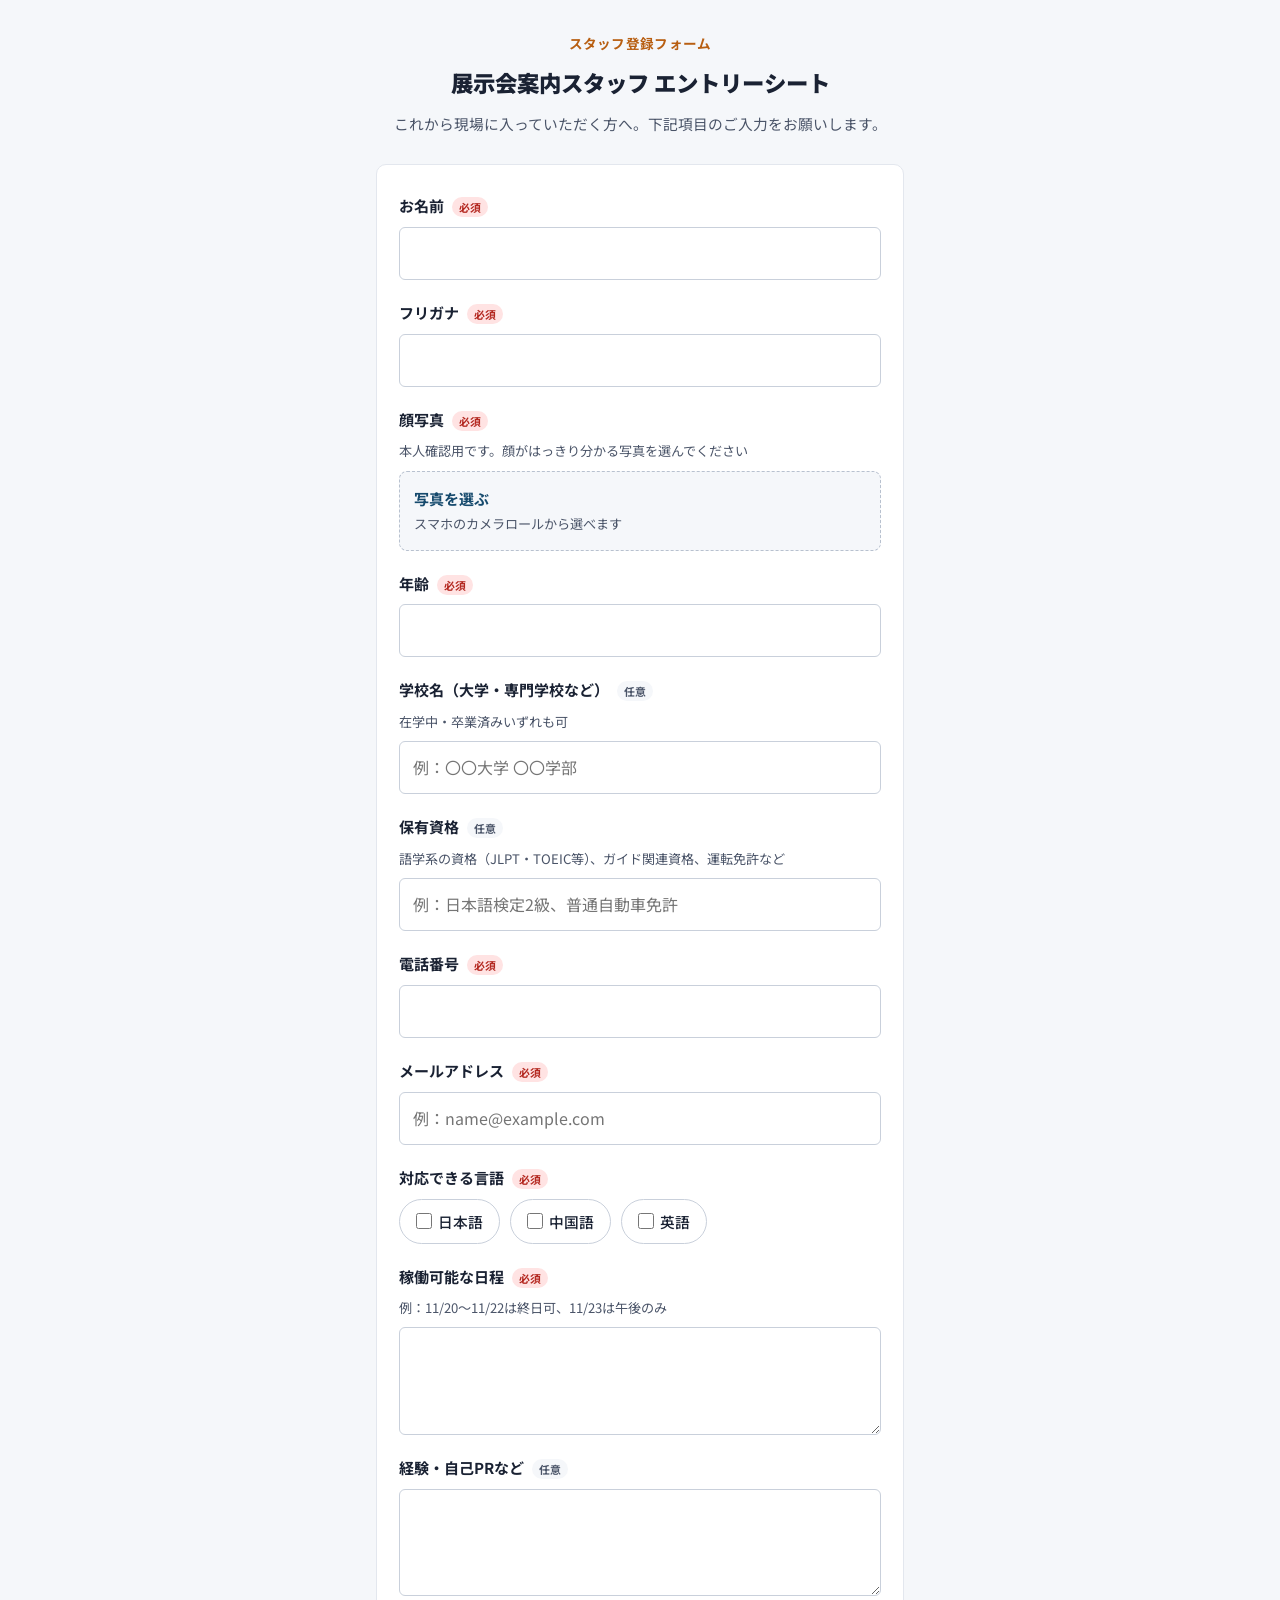
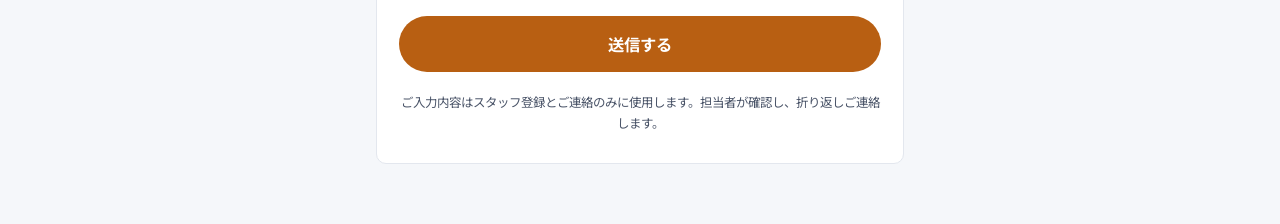
<file: entry-sheet.html>
<!DOCTYPE html>
<html lang="ja">
<head>
<meta charset="UTF-8">
<meta name="viewport" content="width=device-width, initial-scale=1.0">
<title>スタッフ登録エントリーシート</title>
<link rel="preconnect" href="https://fonts.googleapis.com">
<link rel="preconnect" href="https://fonts.gstatic.com" crossorigin>
<link href="https://fonts.googleapis.com/css2?family=Noto+Sans+JP:wght@400;500;700;900&display=swap" rel="stylesheet">
<style>
:root {
  --ink: #1a2233;
  --ink-soft: #4a5468;
  --bg-soft: #f5f7fa;
  --line: #e3e7ee;
  --primary: #1e5f8c;
  --primary-dark: #164a6d;
  --accent: #b85f12;
  --accent-dark: #9c4f0d;
  --danger: #b3261e;
  --radius: 10px;
}
* { box-sizing: border-box; }
body {
  margin: 0;
  font-family: "Noto Sans JP", "Hiragino Sans", "Yu Gothic", sans-serif;
  color: var(--ink);
  background: var(--bg-soft);
  line-height: 1.7;
  -webkit-font-smoothing: antialiased;
}
.wrap { max-width: 560px; margin: 0 auto; padding: 32px 16px 60px; }
header { text-align: center; margin-bottom: 28px; }
header .eyebrow {
  color: var(--accent);
  font-weight: 700;
  font-size: 0.85rem;
  letter-spacing: .02em;
  margin: 0 0 8px;
}
header h1 { font-size: 1.4rem; font-weight: 900; margin: 0 0 10px; text-wrap: balance; }
header p { color: var(--ink-soft); font-size: 0.92rem; margin: 0; }
form, .done {
  background: #fff;
  border-radius: var(--radius);
  border: 1px solid var(--line);
  padding: 28px 22px;
}
form { display: flex; flex-direction: column; gap: 20px; }
label, fieldset {
  display: flex;
  flex-direction: column;
  gap: 8px;
  font-weight: 700;
  font-size: 0.94rem;
  border: 0;
  margin: 0;
  padding: 0;
  min-width: 0;
}
legend { padding: 0; margin-bottom: 8px; font-weight: 700; }
.required, .optional {
  font-size: 0.68rem;
  font-weight: 700;
  padding: 2px 7px;
  border-radius: 999px;
  margin-left: 8px;
  white-space: nowrap;
}
.required { background: #ffe3e3; color: var(--danger); }
.optional { background: var(--bg-soft); color: var(--ink-soft); }
input[type="text"], input[type="tel"], input[type="email"], input[type="number"], textarea {
  border: 1px solid #c9d0db;
  border-radius: 6px;
  padding: 12px 13px;
  font: inherit;
  font-weight: 400;
  font-size: 1rem;
  color: var(--ink);
  width: 100%;
  background: #fff;
}
input:focus-visible, textarea:focus-visible, button:focus-visible, .photo-pick:focus-within {
  outline: 2px solid var(--primary);
  outline-offset: 1px;
}
.hint { font-weight: 400; color: var(--ink-soft); font-size: 0.82rem; }

.photo-field { display: flex; flex-direction: column; gap: 8px; }
.photo-title { font-weight: 700; font-size: 0.94rem; }
.photo-pick {
  position: relative;
  flex-direction: row;
  align-items: center;
  gap: 14px;
  border: 1.5px dashed #b8c1cf;
  border-radius: 8px;
  padding: 14px;
  cursor: pointer;
  background: var(--bg-soft);
  font-weight: 500;
}
.photo-pick input {
  position: absolute;
  width: 1px;
  height: 1px;
  opacity: 0;
}
.photo-thumb {
  width: 72px;
  height: 72px;
  flex-shrink: 0;
  border-radius: 6px;
  background: #e6eaf0;
  object-fit: cover;
  display: block;
}
.photo-thumb[hidden] { display: none; }
.photo-text { display: flex; flex-direction: column; gap: 2px; min-width: 0; }
.photo-action { color: var(--primary-dark); font-weight: 700; }
.photo-name { color: var(--ink-soft); font-size: 0.82rem; overflow-wrap: anywhere; font-weight: 400; }

.checkbox-row { display: flex; flex-wrap: wrap; gap: 10px; }
.checkbox-row label {
  flex-direction: row;
  align-items: center;
  gap: 6px;
  font-weight: 500;
  border: 1px solid #c9d0db;
  border-radius: 999px;
  padding: 9px 16px;
  cursor: pointer;
  font-size: 0.92rem;
}
.checkbox-row input { width: 16px; height: 16px; margin: 0; }
.checkbox-row label:has(input:checked) { border-color: var(--primary); background: #e9f2f8; }

.nowrap { display: inline-block; }
.trap { position: absolute; left: -9999px; }
.error {
  color: var(--danger);
  background: #fdecea;
  border-radius: 6px;
  padding: 10px 12px;
  font-size: 0.88rem;
  margin: 0;
}
.error[hidden], .done[hidden], form[hidden] { display: none; }
button {
  background: var(--accent);
  color: #fff;
  border: none;
  border-radius: 999px;
  padding: 16px;
  font-size: 1.02rem;
  font-weight: 700;
  font-family: inherit;
  cursor: pointer;
}
button:hover { background: var(--accent-dark); }
button:disabled { opacity: .65; cursor: wait; }
.note { text-align: center; color: var(--ink-soft); font-size: 0.78rem; margin: 0; }
.done { text-align: center; }
.done h2 { margin: 0 0 8px; font-size: 1.2rem; }
.done p { margin: 0; color: var(--ink-soft); font-size: 0.92rem; }
</style>
</head>
<body>
<div class="wrap">
  <header>
    <p class="eyebrow">スタッフ登録フォーム</p>
    <h1><span class="nowrap">展示会案内スタッフ</span> <span class="nowrap">エントリーシート</span></h1>
    <p>これから現場に入っていただく方へ。下記項目のご入力をお願いします。</p>
  </header>

  <form id="entry" novalidate>
    <label>
      <span>お名前<span class="required">必須</span></span>
      <input type="text" name="name" autocomplete="name" required>
    </label>

    <label>
      <span>フリガナ<span class="required">必須</span></span>
      <input type="text" name="nameKana" required>
    </label>

    <div class="photo-field">
      <span class="photo-title">顔写真<span class="required">必須</span></span>
      <span class="hint">本人確認用です。顔がはっきり分かる写真を選んでください</span>
      <label class="photo-pick">
        <input type="file" id="photo" accept="image/*" aria-label="顔写真を選ぶ" required>
        <img class="photo-thumb" id="thumb" alt="選んだ写真のプレビュー" hidden>
        <span class="photo-text">
          <span class="photo-action" id="photoAction">写真を選ぶ</span>
          <span class="photo-name" id="photoName">スマホのカメラロールから選べます</span>
        </span>
      </label>
    </div>

    <label>
      <span>年齢<span class="required">必須</span></span>
      <input type="number" name="age" min="16" max="99" inputmode="numeric" required>
    </label>

    <label>
      <span>学校名（大学・専門学校など）<span class="optional">任意</span></span>
      <span class="hint">在学中・卒業済みいずれも可</span>
      <input type="text" name="school" placeholder="例：〇〇大学 〇〇学部">
    </label>

    <label>
      <span>保有資格<span class="optional">任意</span></span>
      <span class="hint">語学系の資格（JLPT・TOEIC等）、ガイド関連資格、運転免許など</span>
      <input type="text" name="qualifications" placeholder="例：日本語検定2級、普通自動車免許">
    </label>

    <label>
      <span>電話番号<span class="required">必須</span></span>
      <input type="tel" name="phone" autocomplete="tel" required>
    </label>

    <label>
      <span>メールアドレス<span class="required">必須</span></span>
      <input type="email" name="email" autocomplete="email" inputmode="email" placeholder="例：name@example.com" required>
    </label>

    <fieldset>
      <legend>対応できる言語<span class="required">必須</span></legend>
      <div class="checkbox-row">
        <label><input type="checkbox" name="language" value="日本語">日本語</label>
        <label><input type="checkbox" name="language" value="中国語">中国語</label>
        <label><input type="checkbox" name="language" value="英語">英語</label>
      </div>
    </fieldset>

    <label>
      <span>稼働可能な日程<span class="required">必須</span></span>
      <span class="hint">例：11/20〜11/22は終日可、11/23は午後のみ</span>
      <textarea name="availableDates" rows="3" required></textarea>
    </label>

    <label>
      <span>経験・自己PRなど<span class="optional">任意</span></span>
      <textarea name="notes" rows="3"></textarea>
    </label>

    <label class="trap" aria-hidden="true">ウェブサイト<input type="text" name="website" tabindex="-1" autocomplete="off"></label>

    <p class="error" id="error" role="alert" hidden></p>
    <button type="submit" id="submit">送信する</button>
    <p class="note">ご入力内容はスタッフ登録とご連絡のみに使用します。担当者が確認し、折り返しご連絡します。</p>
  </form>

  <div class="done" id="done" hidden tabindex="-1">
    <h2>送信が完了しました</h2>
    <p>ありがとうございました。担当者が確認し、折り返しご連絡します。</p>
  </div>
</div>

<script>
const SCRIPT_URL = 'https://script.google.com/macros/s/AKfycbxBUHHQUdnilsEBfs93l2nBFVIBn_xurCamR3YKyxSBWsctV6fnGraz_n_Fi32qptaw/exec';
const MAX_EDGE = 1600;
const MAX_ORIGINAL_BYTES = 10 * 1024 * 1024;
const TIMEOUT_MS = 90000;

const form = document.getElementById('entry');
const photoInput = document.getElementById('photo');
const thumb = document.getElementById('thumb');
const errorBox = document.getElementById('error');
const submitButton = document.getElementById('submit');

function showError(message) {
  errorBox.textContent = message;
  errorBox.hidden = false;
  errorBox.scrollIntoView({ behavior: 'smooth', block: 'center' });
}

photoInput.addEventListener('change', () => {
  const file = photoInput.files[0];
  if (!file) return;
  thumb.onerror = () => { thumb.hidden = true; };
  thumb.src = URL.createObjectURL(file);
  thumb.hidden = false;
  document.getElementById('photoAction').textContent = '写真を選び直す';
  document.getElementById('photoName').textContent = file.name;
});

function readBase64(blob) {
  return new Promise((resolve, reject) => {
    const reader = new FileReader();
    reader.onload = () => resolve(String(reader.result).split(',')[1]);
    reader.onerror = () => reject(reader.error);
    reader.readAsDataURL(blob);
  });
}

function loadImage(file) {
  return new Promise((resolve, reject) => {
    const image = new Image();
    image.onload = () => resolve(image);
    image.onerror = reject;
    image.src = URL.createObjectURL(file);
  });
}

// スマホの大きな写真でも送れるように縮小する。縮小できない形式はそのまま送る
async function preparePhoto(file) {
  try {
    const image = await loadImage(file);
    const scale = Math.min(1, MAX_EDGE / Math.max(image.naturalWidth, image.naturalHeight));
    const canvas = document.createElement('canvas');
    canvas.width = Math.round(image.naturalWidth * scale);
    canvas.height = Math.round(image.naturalHeight * scale);
    const context = canvas.getContext('2d');
    context.fillStyle = '#fff';
    context.fillRect(0, 0, canvas.width, canvas.height);
    context.drawImage(image, 0, 0, canvas.width, canvas.height);
    const blob = await new Promise((resolve) => canvas.toBlob(resolve, 'image/jpeg', 0.85));
    if (blob) return { type: 'image/jpeg', base64: await readBase64(blob) };
  } catch (error) {
    console.warn('写真を縮小できなかったため元のファイルを送ります', error);
  }
  if (file.size > MAX_ORIGINAL_BYTES) {
    throw new Error('写真のサイズが大きすぎます。別の写真を選んでください。');
  }
  return { type: file.type || 'image/jpeg', base64: await readBase64(file) };
}

function findProblem() {
  const fields = form.elements;
  const required = [['name', 'お名前'], ['nameKana', 'フリガナ'], ['age', '年齢'], ['phone', '電話番号'], ['email', 'メールアドレス'], ['availableDates', '稼働可能な日程']];
  const missing = required.filter(([key]) => !fields[key].value.trim()).map(([, label]) => label);
  if (!photoInput.files[0]) missing.push('顔写真');
  if (!form.querySelector('input[name="language"]:checked')) missing.push('対応できる言語');
  if (missing.length) return '次の項目を入力してください：' + missing.join('、');
  if (!fields.age.checkValidity()) return '年齢は16〜99の数字で入力してください。';
  if (!fields.email.checkValidity()) return 'メールアドレスの形式を確認してください。';
  return '';
}

form.addEventListener('input', () => { errorBox.hidden = true; });

form.addEventListener('submit', async (event) => {
  event.preventDefault();
  errorBox.hidden = true;

  const problem = findProblem();
  if (problem) return showError(problem);

  submitButton.disabled = true;
  submitButton.textContent = '送信中です…';
  const controller = new AbortController();
  const timer = setTimeout(() => controller.abort(), TIMEOUT_MS);

  try {
    const fields = form.elements;
    const payload = {
      name: fields.name.value,
      nameKana: fields.nameKana.value,
      age: fields.age.value,
      school: fields.school.value,
      qualifications: fields.qualifications.value,
      phone: fields.phone.value,
      email: fields.email.value,
      languages: [...form.querySelectorAll('input[name="language"]:checked')].map((box) => box.value).join('、'),
      availableDates: fields.availableDates.value,
      notes: fields.notes.value,
      website: fields.website.value,
      photo: await preparePhoto(photoInput.files[0]),
    };
    // text/plainで送るとApps Scriptへのクロスオリジン送信でプリフライトが起きない
    const response = await fetch(SCRIPT_URL, {
      method: 'POST',
      headers: { 'Content-Type': 'text/plain;charset=utf-8' },
      body: JSON.stringify(payload),
      signal: controller.signal,
    });
    const result = await response.json();
    if (!result.ok) throw new Error(result.error || '送信できませんでした。');

    form.hidden = true;
    const done = document.getElementById('done');
    done.hidden = false;
    done.focus();
    window.scrollTo({ top: 0 });
  } catch (error) {
    const known = error instanceof Error && /[ぁ-ん]/.test(error.message);
    showError((known ? error.message : '送信できませんでした。') + ' 入力内容は残っています。通信環境を確認して、もう一度「送信する」を押してください。');
    submitButton.disabled = false;
    submitButton.textContent = '送信する';
  } finally {
    clearTimeout(timer);
  }
});
</script>
</body>
</html>
</file>
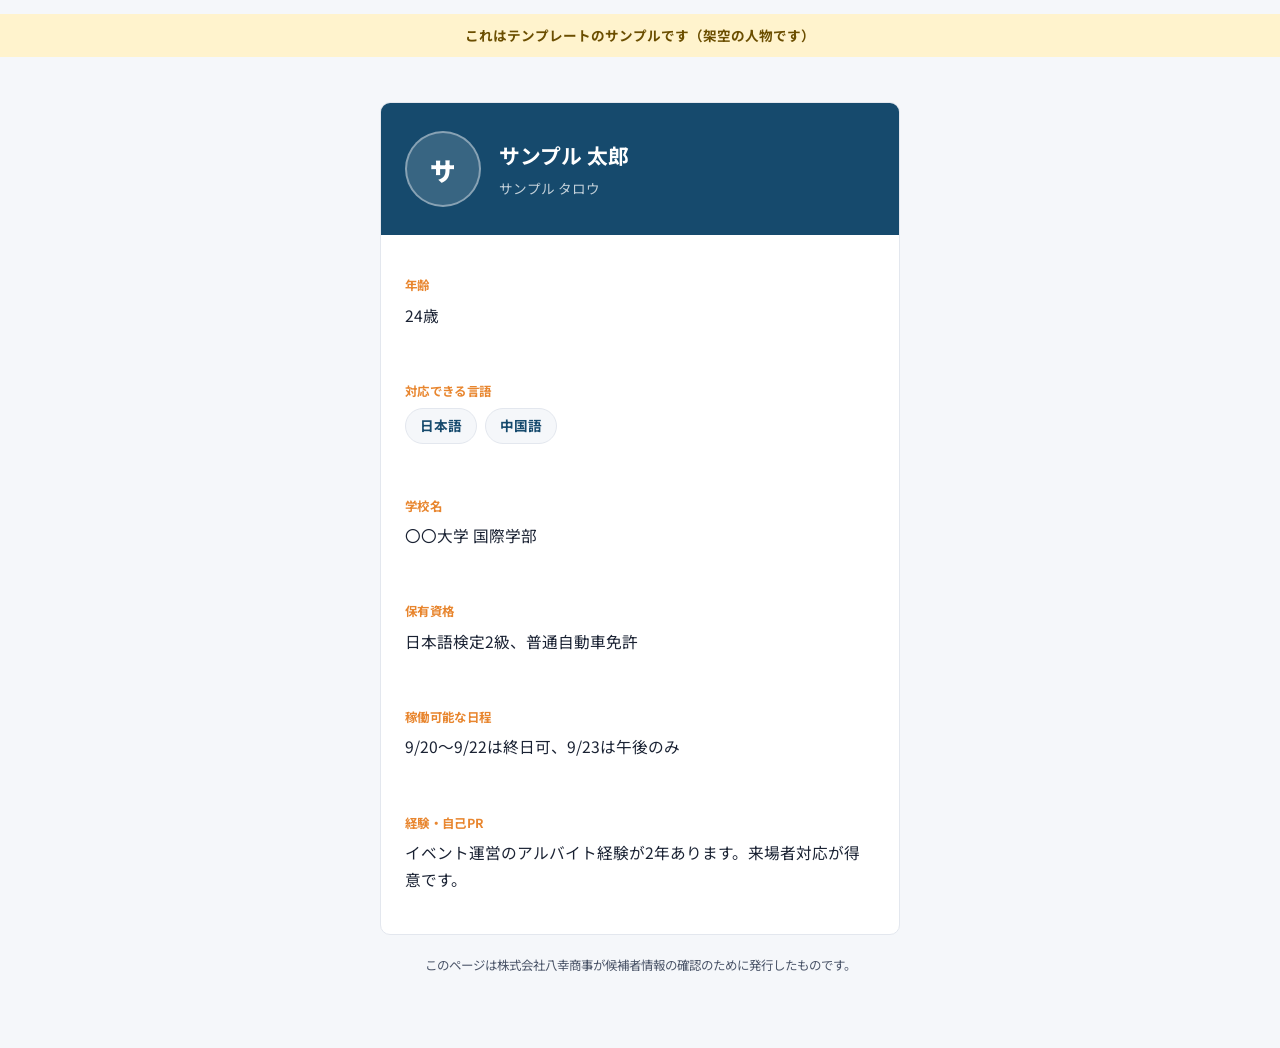
<file: candidates/_sample.html>
<!DOCTYPE html>
<html lang="ja">
<head>
<meta charset="UTF-8">
<meta name="viewport" content="width=device-width, initial-scale=1.0">
<title>候補者プロフィール（サンプル）</title>
<link rel="preconnect" href="https://fonts.googleapis.com">
<link rel="preconnect" href="https://fonts.gstatic.com" crossorigin>
<link href="https://fonts.googleapis.com/css2?family=Noto+Sans+JP:wght@400;500;700;900&display=swap" rel="stylesheet">
<style>
:root {
  --ink: #1a2233;
  --ink-soft: #4a5468;
  --bg-soft: #f5f7fa;
  --line: #e3e7ee;
  --primary: #1e5f8c;
  --primary-dark: #164a6d;
  --accent: #e8862f;
  --radius: 10px;
}
* { box-sizing: border-box; }
body {
  margin: 0;
  font-family: "Noto Sans JP", "Hiragino Sans", "Yu Gothic", sans-serif;
  color: var(--ink);
  background: var(--bg-soft);
  line-height: 1.7;
  -webkit-font-smoothing: antialiased;
}
.sample-banner {
  background: #fff3cd;
  color: #6b4e00;
  text-align: center;
  font-size: 0.85rem;
  font-weight: 700;
  padding: 10px 16px;
}
.wrap { max-width: 560px; margin: 0 auto; padding: 32px 20px 60px; }
.card {
  background: #fff;
  border-radius: var(--radius);
  border: 1px solid var(--line);
  overflow: hidden;
}
.card-header {
  background: var(--primary-dark);
  color: #fff;
  padding: 28px 24px;
  display: flex;
  align-items: center;
  gap: 18px;
}
.avatar {
  width: 76px;
  height: 76px;
  border-radius: 50%;
  background: rgba(255,255,255,0.15);
  border: 2px solid rgba(255,255,255,0.4);
  display: flex;
  align-items: center;
  justify-content: center;
  font-size: 1.6rem;
  font-weight: 900;
  flex-shrink: 0;
  overflow: hidden;
}
.avatar img { width: 100%; height: 100%; object-fit: cover; }
.card-header h1 { font-size: 1.3rem; margin: 0 0 4px; }
.card-header .kana { font-size: 0.85rem; color: rgba(255,255,255,0.75); margin: 0; }
.card-body { padding: 24px; display: flex; flex-direction: column; gap: 20px; }
.field dt {
  font-size: 0.78rem;
  font-weight: 700;
  color: var(--accent);
  letter-spacing: .03em;
  margin-bottom: 6px;
}
.field dd { margin: 0; font-size: 0.98rem; }
.tag-row { display: flex; flex-wrap: wrap; gap: 8px; }
.tag {
  background: var(--bg-soft);
  border: 1px solid var(--line);
  border-radius: 999px;
  padding: 5px 14px;
  font-size: 0.85rem;
  font-weight: 700;
  color: var(--primary-dark);
}
.footer-note {
  text-align: center;
  color: var(--ink-soft);
  font-size: 0.78rem;
  margin-top: 20px;
}
</style>
</head>
<body>
<p class="sample-banner">これはテンプレートのサンプルです（架空の人物です）</p>
<div class="wrap">
  <div class="card">
    <div class="card-header">
      <div class="avatar">サ</div>
      <div>
        <h1>サンプル 太郎</h1>
        <p class="kana">サンプル タロウ</p>
      </div>
    </div>
    <div class="card-body">
      <dl class="field">
        <dt>年齢</dt>
        <dd>24歳</dd>
      </dl>
      <dl class="field">
        <dt>対応できる言語</dt>
        <dd class="tag-row">
          <span class="tag">日本語</span>
          <span class="tag">中国語</span>
        </dd>
      </dl>
      <dl class="field">
        <dt>学校名</dt>
        <dd>〇〇大学 国際学部</dd>
      </dl>
      <dl class="field">
        <dt>保有資格</dt>
        <dd>日本語検定2級、普通自動車免許</dd>
      </dl>
      <dl class="field">
        <dt>稼働可能な日程</dt>
        <dd>9/20〜9/22は終日可、9/23は午後のみ</dd>
      </dl>
      <dl class="field">
        <dt>経験・自己PR</dt>
        <dd>イベント運営のアルバイト経験が2年あります。来場者対応が得意です。</dd>
      </dl>
    </div>
  </div>
  <p class="footer-note">このページは株式会社八幸商事が候補者情報の確認のために発行したものです。</p>
</div>
</body>
</html>
</file>
